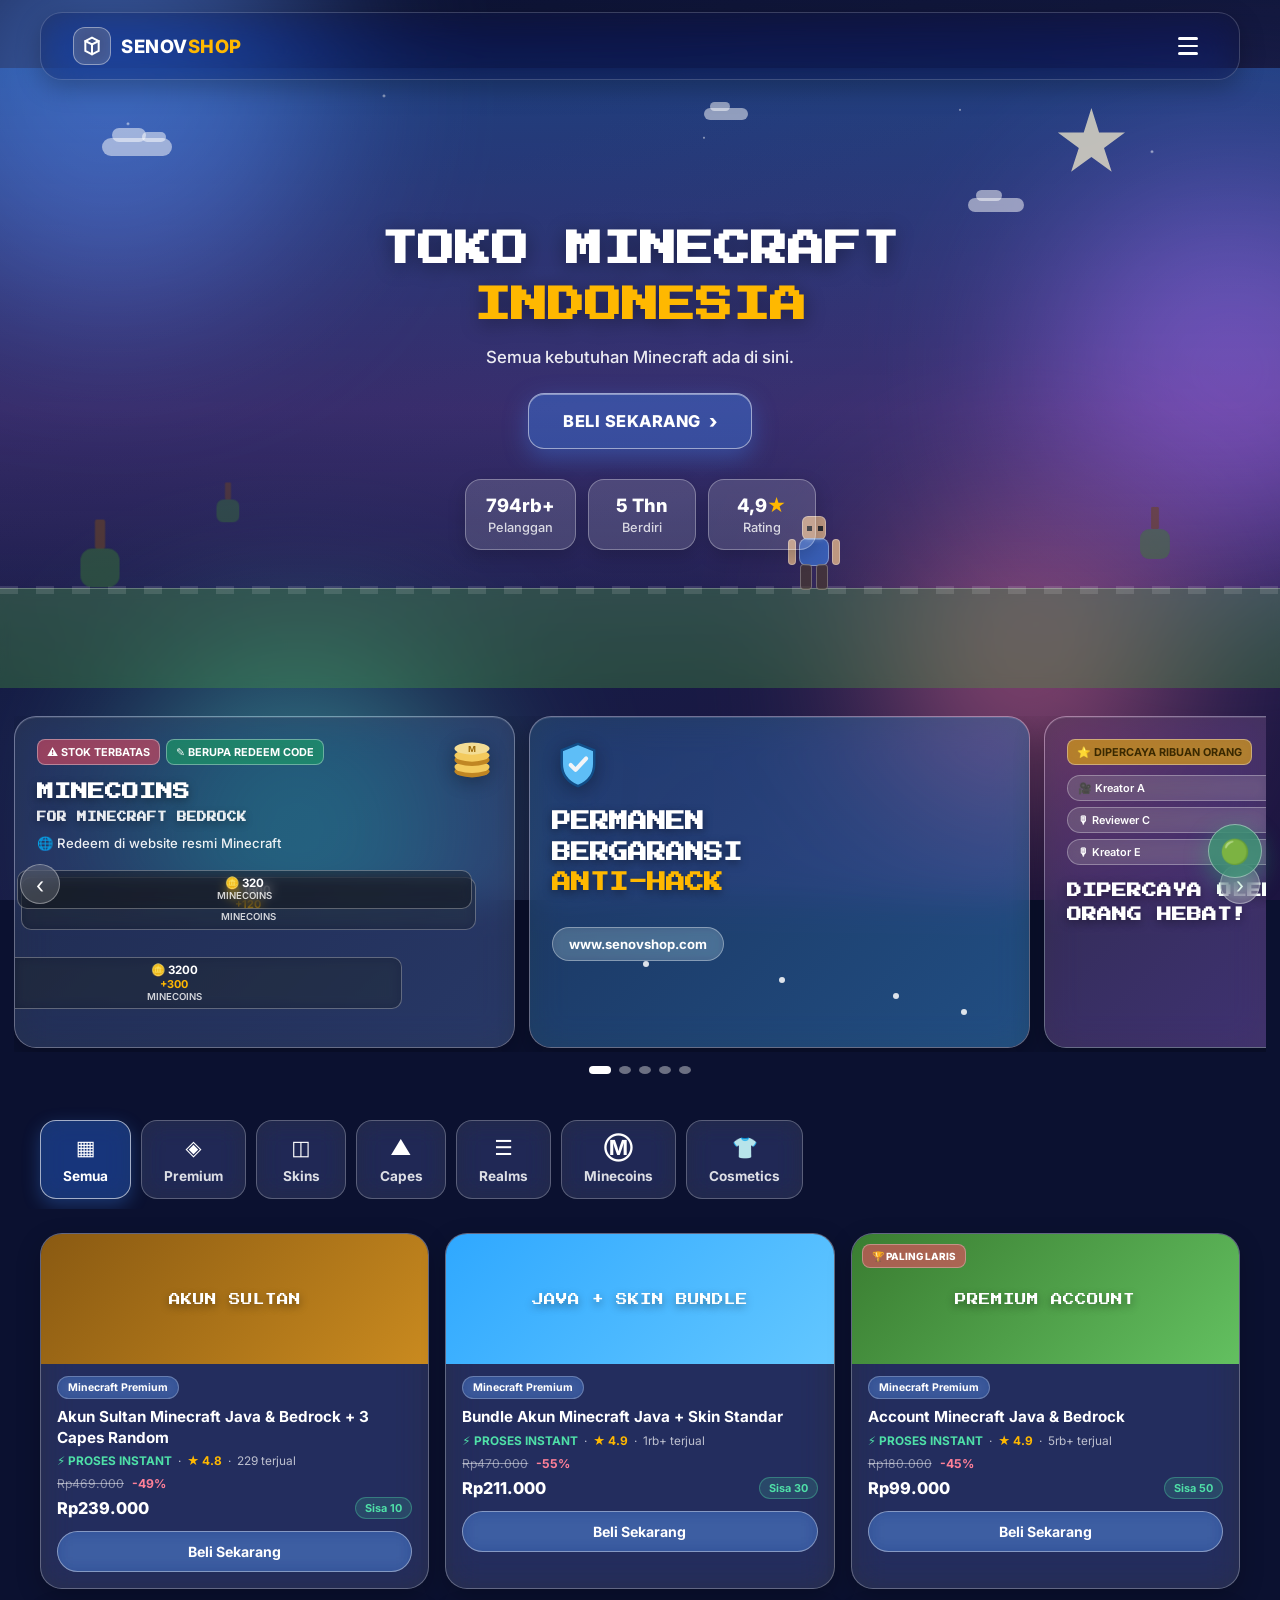
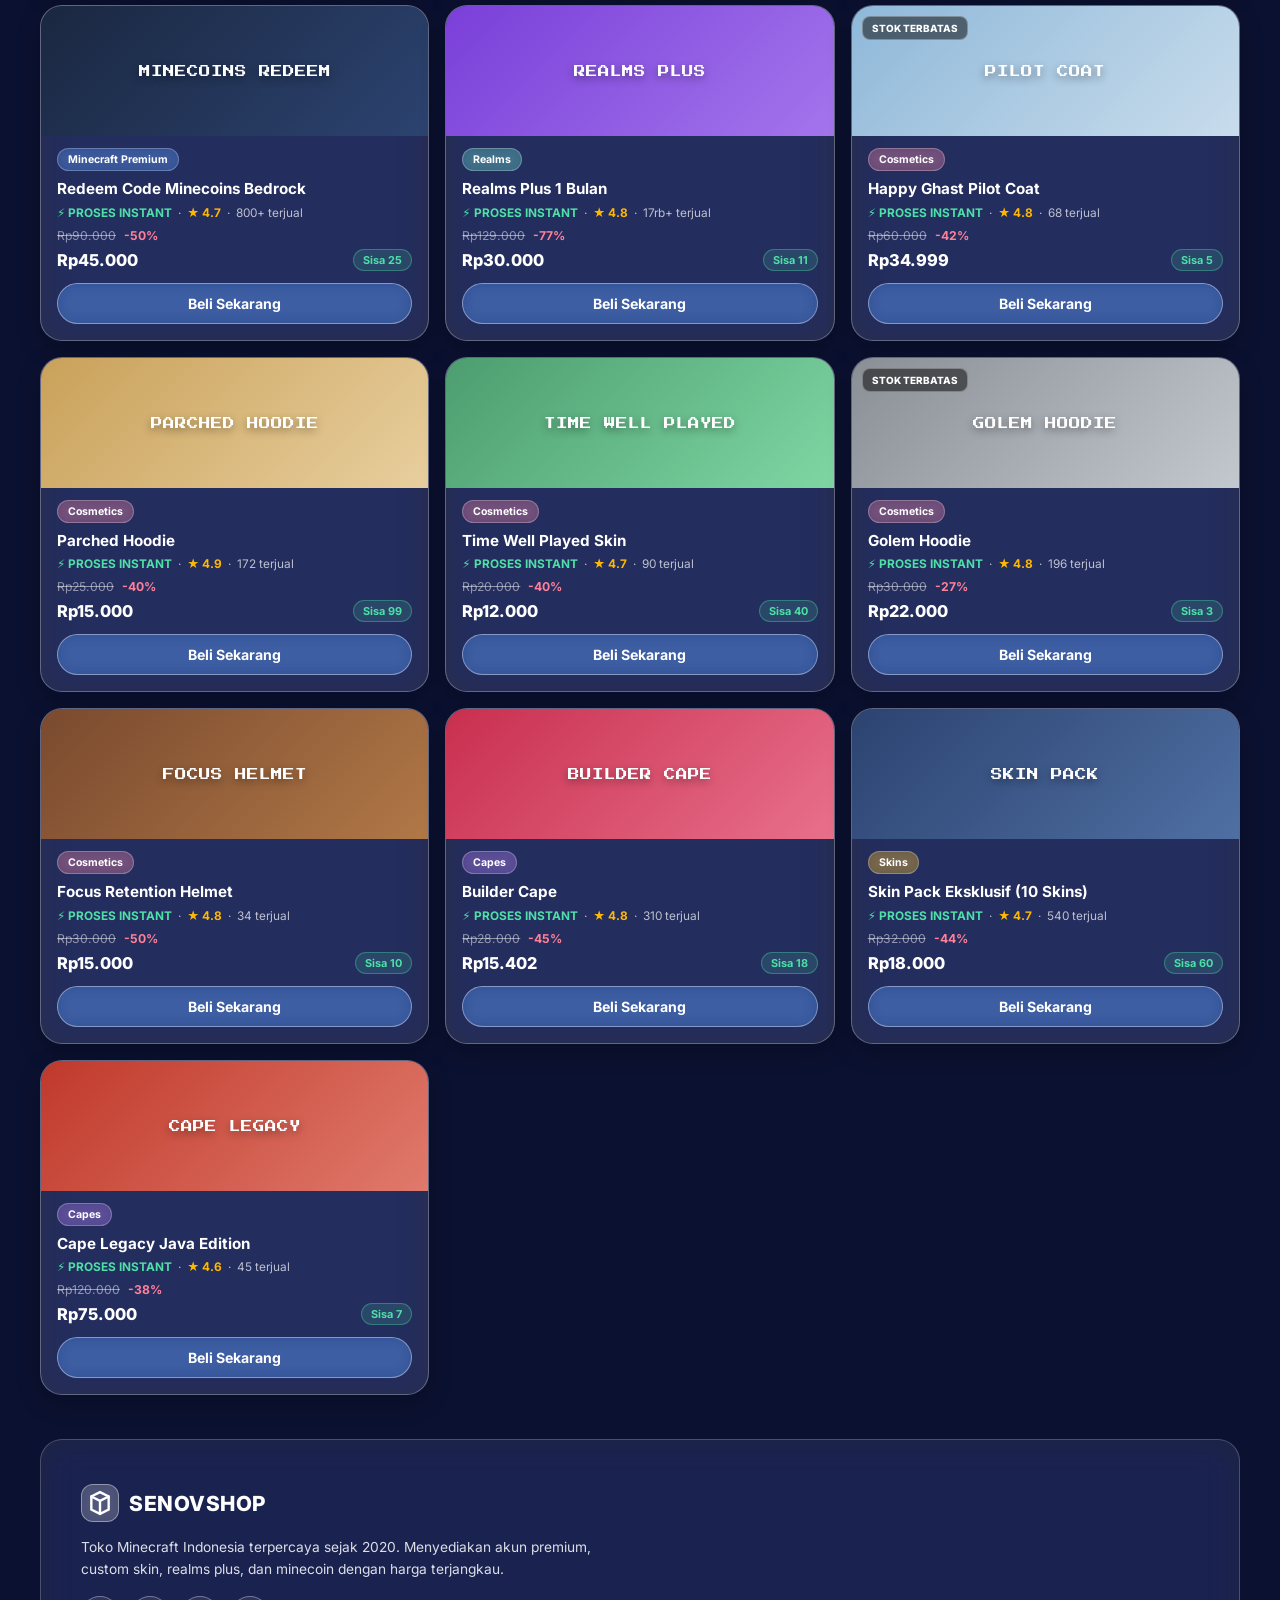
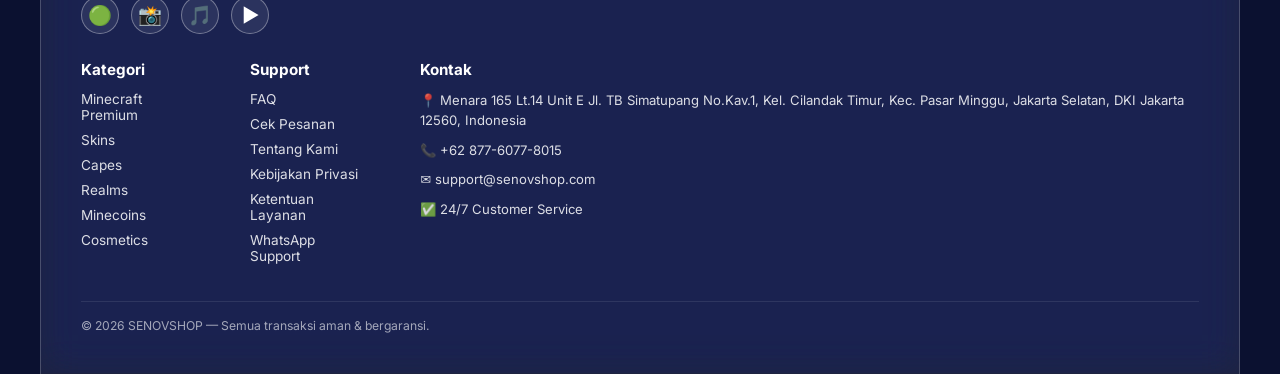
<file: index.html>
<!DOCTYPE html>
<html lang="id">
<head>
<meta charset="UTF-8">
<meta name="viewport" content="width=device-width, initial-scale=1.0">
<title>SENOVSHOP — Toko Minecraft Indonesia</title>
<link rel="preconnect" href="https://fonts.googleapis.com">
<link href="https://fonts.googleapis.com/css2?family=Press+Start+2P&family=Inter:wght@400;500;600;700;800&display=swap" rel="stylesheet">
<link rel="stylesheet" href="style.css">
<link rel="icon" type="image/svg+xml" href="data:image/svg+xml,%3Csvg xmlns='http://www.w3.org/2000/svg' viewBox='0 0 64 64'%3E%3Cdefs%3E%3ClinearGradient id='g' x1='0' y1='0' x2='1' y2='1'%3E%3Cstop offset='0' stop-color='%234fc3ff'/%3E%3Cstop offset='1' stop-color='%231c7fce'/%3E%3C/linearGradient%3E%3C/defs%3E%3Crect width='64' height='64' rx='14' fill='url(%23g)'/%3E%3Cpolygon points='32,10 50,20 50,44 32,54 14,44 14,20' fill='none' stroke='white' stroke-width='4'/%3E%3Cpolygon points='14,20 32,30 50,20' fill='none' stroke='white' stroke-width='4'/%3E%3Cline x1='32' y1='30' x2='32' y2='54' stroke='white' stroke-width='4'/%3E%3C/svg%3E">
</head>
<body class="skeleton-active">
<div class="bg-blobs" aria-hidden="true">
  <span class="blob blob1"></span>
  <span class="blob blob2"></span>
  <span class="blob blob3"></span>
  <span class="blob blob4"></span>
</div>

<!-- ===== HEADER ===== -->
<header class="site-header" id="siteHeader">
  <a href="#" class="logo" data-nav="home">
    <span class="logo-badge">
      <svg viewBox="0 0 24 24" width="20" height="20" fill="none" stroke="currentColor" stroke-width="2.4" stroke-linecap="round">
        <path d="M12 2 L20 6 V18 L12 22 L4 18 V6 Z"/>
        <path d="M4 6 L12 10 L20 6"/>
        <path d="M12 10 V22"/>
      </svg>
    </span>
    <span class="logo-text">SENOV<span class="accent">SHOP</span></span>
  </a>

  <button class="menu-toggle" id="menuToggle" aria-label="Buka menu" aria-expanded="false">
    <span></span><span></span><span></span>
  </button>

  <div class="nav-backdrop" id="navBackdrop"></div>
  <nav class="dropdown-nav" id="dropdownNav">
    <a href="#" class="nav-item active" data-nav="home">Beranda</a>
    <a href="#" class="nav-item" data-nav="pesanan">Cek Pesanan</a>
    <a href="#" class="nav-item" data-nav="bantuan">Bantuan</a>
    <a href="https://wa.me/6282122246350?text=Halo%20Admin%20Senovbuy%2C%20saya%20ingin%20menjual%20akun%20Minecraft%20Java%20%26%20Bedrock%20saya."
       class="nav-cta" target="_blank" rel="noopener">Jual Akun</a>
  </nav>
</header>

<!-- ======================================================= -->
<!-- ===================== VIEW: HOME ======================= -->
<!-- ======================================================= -->
<main id="viewHome" class="view">

  <!-- ===== HERO ===== -->
  <section class="hero">
    <div class="hero-terrain skeleton-block" aria-hidden="true">
      <div class="hero-stars"></div>
      <div class="hero-sun"></div>
      <div class="cloud c1"></div>
      <div class="cloud c2"></div>
      <div class="cloud c3"></div>
      <div class="tree t1"><span class="trunk"></span><span class="leaves"></span></div>
      <div class="tree t2"><span class="trunk"></span><span class="leaves"></span></div>
      <div class="tree t3"><span class="trunk"></span><span class="leaves"></span></div>
      <div class="voxel-hero-char">
        <span class="vc-head"></span>
        <span class="vc-body"></span>
        <span class="vc-arm vc-arm-l"></span>
        <span class="vc-arm vc-arm-r"></span>
        <span class="vc-leg vc-leg-l"></span>
        <span class="vc-leg vc-leg-r"></span>
      </div>
      <div class="ground"></div>
      <div class="blocky-strip"></div>
    </div>

    <div class="hero-content">
      <h1 class="hero-title">TOKO MINECRAFT<br><span class="accent-line">INDONESIA</span></h1>
      <p class="hero-sub">Semua kebutuhan Minecraft ada di sini.</p>
      <a href="#produk" class="btn-primary">BELI SEKARANG <span class="chev">›</span></a>

      <div class="stats-row">
        <div class="stat-card"><span class="stat-num">794rb+</span><span class="stat-label">Pelanggan</span></div>
        <div class="stat-card"><span class="stat-num">5 Thn</span><span class="stat-label">Berdiri</span></div>
        <div class="stat-card"><span class="stat-num">4,9<span class="star">★</span></span><span class="stat-label">Rating</span></div>
      </div>
    </div>
  </section>

  <!-- ===== BANNER CAROUSEL ===== -->
  <section class="carousel-section">
    <div class="carousel" id="carousel">
      <div class="carousel-track" id="carouselTrack">

        <article class="banner banner-coins skeleton-block">
          <div class="banner-art banner-art-coin" aria-hidden="true"></div>
          <div class="banner-badges">
            <span class="pill pill-warn">⚠ STOK TERBATAS</span>
            <span class="pill pill-info">✎ BERUPA REDEEM CODE</span>
          </div>
          <h2 class="banner-title">MINECOINS<br><small>FOR MINECRAFT BEDROCK</small></h2>
          <p class="banner-desc">🌐 Redeem di website resmi Minecraft</p>
          <div class="coin-chip chip1">🪙 1600 <b>+120</b><small>MINECOINS</small></div>
          <div class="coin-chip chip2">🪙 320<small>MINECOINS</small></div>
          <div class="coin-chip chip3">🪙 3200 <b>+300</b><small>MINECOINS</small></div>
        </article>

        <article class="banner banner-frost skeleton-block">
          <div class="banner-art banner-art-shield" aria-hidden="true"></div>
          <h2 class="banner-title banner-title-lg">PERMANEN<br>BERGARANSI<br><span class="accent-amber">ANTI-HACK</span></h2>
          <span class="btn-mini">www.senovshop.com</span>
          <div class="snow s1"></div><div class="snow s2"></div><div class="snow s3"></div><div class="snow s4"></div>
        </article>

        <article class="banner banner-trust skeleton-block">
          <div class="banner-art banner-art-people" aria-hidden="true"></div>
          <span class="pill pill-gold">⭐ DIPERCAYA RIBUAN ORANG</span>
          <div class="trust-grid">
            <span class="trust-pill">🎥 Kreator A</span>
            <span class="trust-pill">🎥 Kreator B</span>
            <span class="trust-pill">🎙 Reviewer C</span>
            <span class="trust-pill">🎥 Kreator D</span>
            <span class="trust-pill">🎙 Kreator E</span>
            <span class="trust-pill">🎥 Reviewer F</span>
          </div>
          <h2 class="banner-title banner-title-sm">DIPERCAYA OLEH<br>ORANG HEBAT!</h2>
        </article>

        <article class="banner banner-brand skeleton-block">
          <div class="banner-art banner-art-gem" aria-hidden="true"></div>
          <div class="brand-figures">
            <span class="fig f1"></span><span class="fig f2"></span><span class="fig f3"></span><span class="fig f4"></span>
          </div>
          <h2 class="banner-title banner-title-brand">SENOVSHOP</h2>
          <span class="btn-mini">www.senovshop.com</span>
        </article>

        <article class="banner banner-bundle skeleton-block">
          <div class="banner-art banner-art-gift" aria-hidden="true"></div>
          <span class="pill pill-gold">🎁 BISA DAPET CAPE LANGKA!</span>
          <h2 class="banner-title banner-title-sm">3+ CAPES RANDOM<br><span class="accent-amber">AKUN SULTAN</span></h2>
          <div class="mystery-row">
            <span class="mystery-box mb1">?</span>
            <span class="mystery-box mb2">?</span>
            <span class="mystery-box mb3">?</span>
          </div>
        </article>

      </div>
      <button class="carousel-arrow prev" id="prevArrow" aria-label="Sebelumnya">‹</button>
      <button class="carousel-arrow next" id="nextArrow" aria-label="Berikutnya">›</button>
    </div>
    <div class="carousel-dots" id="carouselDots"></div>
  </section>

  <!-- ===== KATEGORI ===== -->
  <section class="categories" id="kategori">
    <button class="cat-btn active" data-cat="semua"><span class="cat-icon">▦</span>Semua</button>
    <button class="cat-btn" data-cat="premium"><span class="cat-icon">◈</span>Premium</button>
    <button class="cat-btn" data-cat="skins"><span class="cat-icon">◫</span>Skins</button>
    <button class="cat-btn" data-cat="capes"><span class="cat-icon">▲</span>Capes</button>
    <button class="cat-btn" data-cat="realms"><span class="cat-icon">☰</span>Realms</button>
    <button class="cat-btn" data-cat="minecoins"><span class="cat-icon">Ⓜ</span>Minecoins</button>
    <button class="cat-btn" data-cat="cosmetics"><span class="cat-icon">👕</span>Cosmetics</button>
  </section>

  <!-- ===== PRODUK ===== -->
  <section class="products" id="produk"></section>

  <!-- ===== FOOTER ===== -->
  <footer class="site-footer">
    <div class="footer-brand">
      <span class="logo-badge">
        <svg viewBox="0 0 24 24" width="26" height="26" fill="none" stroke="currentColor" stroke-width="2.2" stroke-linecap="round">
          <path d="M12 2 L20 6 V18 L12 22 L4 18 V6 Z"/><path d="M4 6 L12 10 L20 6"/><path d="M12 10 V22"/>
        </svg>
      </span>
      <span class="footer-logo-text">SENOVSHOP</span>
    </div>
    <p class="footer-desc">Toko Minecraft Indonesia terpercaya sejak 2020. Menyediakan akun premium, custom skin, realms plus, dan minecoin dengan harga terjangkau.</p>
    <div class="footer-social">
      <a href="#" aria-label="WhatsApp">🟢</a>
      <a href="#" aria-label="Instagram">📸</a>
      <a href="#" aria-label="TikTok">🎵</a>
      <a href="#" aria-label="YouTube">▶️</a>
    </div>

    <div class="footer-cols">
      <div class="footer-col">
        <h4>Kategori</h4>
        <a href="#">Minecraft Premium</a>
        <a href="#">Skins</a>
        <a href="#">Capes</a>
        <a href="#">Realms</a>
        <a href="#">Minecoins</a>
        <a href="#">Cosmetics</a>
      </div>
      <div class="footer-col">
        <h4>Support</h4>
        <a href="#">FAQ</a>
        <a href="#" data-nav="pesanan">Cek Pesanan</a>
        <a href="#">Tentang Kami</a>
        <a href="#">Kebijakan Privasi</a>
        <a href="#">Ketentuan Layanan</a>
        <a href="#">WhatsApp Support</a>
      </div>
      <div class="footer-col">
        <h4>Kontak</h4>
        <p>📍 Menara 165 Lt.14 Unit E Jl. TB Simatupang No.Kav.1, Kel. Cilandak Timur, Kec. Pasar Minggu, Jakarta Selatan, DKI Jakarta 12560, Indonesia</p>
        <p>📞 +62 877-6077-8015</p>
        <p>✉️ support@senovshop.com</p>
        <p>✅ 24/7 Customer Service</p>
      </div>
    </div>
    <p class="footer-copy">© 2026 SENOVSHOP — Semua transaksi aman &amp; bergaransi.</p>
  </footer>

</main>

<!-- ======================================================= -->
<!-- =================== VIEW: CEK PESANAN =================== -->
<!-- ======================================================= -->
<main id="viewPesanan" class="view view-hidden">
  <section class="mini-hero">
    <div class="mini-hero-bg"></div>
    <h1>Cek Status Pesanan</h1>
    <p>Masukkan Order ID untuk melihat status dan detail pembayaran pesanan Anda.</p>
  </section>
  <section class="pesanan-card-wrap">
    <div class="pesanan-card">
      <div class="pesanan-card-head">Cari Pesanan</div>
      <div class="pesanan-card-body">
        <input type="text" placeholder="Contoh: SENOV-TT6TQM">
        <button class="btn-search">Cari Pesanan</button>
      </div>
    </div>
  </section>
</main>

<!-- ======================================================= -->
<!-- ===================== VIEW: BANTUAN ===================== -->
<!-- ======================================================= -->
<main id="viewBantuan" class="view view-hidden">
  <section class="mini-hero mini-hero-alt">
    <div class="mini-hero-bg"></div>
    <h1>Ajukan Komplain</h1>
    <p>Isi form di bawah, tim kami akan membantu menindaklanjuti kendalamu.</p>
  </section>
  <section class="form-wrap">
    <label class="form-label">Nomor WhatsApp</label>
    <input type="text" placeholder="081234567890">

    <label class="form-label">Nama Produk *</label>
    <select><option>-- Pilih produk --</option></select>

    <label class="form-label">Alasan Komplain *</label>
    <select disabled><option>-- Pilih produk dulu --</option></select>

    <label class="form-label">Deskripsi Komplain (opsional)</label>
    <textarea maxlength="2000" placeholder="Jelaskan keluhan Anda dengan detail..." id="complaintText"></textarea>
    <span class="char-count"><span id="charCount">0</span>/2000</span>

    <label class="form-label">Bukti Pembelian (opsional)</label>
    <div class="dropzone">
      <span class="dropzone-icon">⬆</span>
      <strong>Klik untuk pilih file</strong>
      <small>JPG, PNG, WEBP, atau PDF • Maks 5MB</small>
    </div>

    <button class="btn-submit">Kirim Komplain</button>
  </section>
</main>

<!-- ===== FLOATING ELEMENTS ===== -->
<a href="https://wa.me/6282122246350" target="_blank" rel="noopener" class="floating-wa" aria-label="Tanya Admin via WhatsApp">🟢</a>

<div class="toast" id="purchaseToast">
  <span class="toast-icon">🛍️</span>
  <span class="toast-text"><strong id="toastName">Jo Stecu</strong> baru saja membeli <strong id="toastItem">Builder Cape</strong> senilai <strong id="toastPrice">Rp 15.402</strong></span>
  <button class="toast-close" id="toastClose" aria-label="Tutup">✕</button>
</div>

<script src="icons.js"></script>
<script src="script.js"></script>
</body>
</html>
</file>
<file: style.css>
/* ============ TOKENS ============ */
:root{
  --bg-deep: #0b1130;
  --blob-a: #5b8def;
  --blob-b: #a86bf0;
  --blob-c: #4fd6c8;
  --blob-d: #f0729a;
  --glass-bg: rgba(255,255,255,0.14);
  --glass-bg-strong: rgba(255,255,255,0.22);
  --glass-border: rgba(255,255,255,0.35);
  --glass-blur: blur(18px) saturate(180%);
  --ink: #17203a;
  --ink-soft: #4c5a72;
  --amber: #ffb800;
  --amber-dark: #c98a1f;
  --blue: #3f8cff;
  --blue-dark: #2a63c9;
  --green-wa: #23c16b;
  --red: #ef4a63;
  --radius-lg: 22px;
  --radius-md: 16px;
  --radius-sm: 10px;
  --font-display: "Press Start 2P", monospace;
  --font-body: "Inter", system-ui, sans-serif;
}

*{ box-sizing: border-box; }
html{ scroll-behavior: smooth; }
body{
  margin:0;
  font-family: var(--font-body);
  background: var(--bg-deep);
  color: var(--ink);
  -webkit-tap-highlight-color: transparent;
  min-height: 100vh;
  position: relative;
}
a{ text-decoration:none; color:inherit; }
button{ font-family: inherit; cursor:pointer; border:none; background:none; }
img{ max-width:100%; display:block; }
.view-hidden{ display:none; }

/* ============ BACKGROUND BLOBS ============ */
.bg-blobs{ position: fixed; inset:0; z-index:-1; overflow:hidden; background: linear-gradient(160deg,#0b1130,#161c46 55%,#1c1440); }
.blob{ position:absolute; border-radius:50%; filter: blur(90px); opacity:0.55; animation: blob-float 16s ease-in-out infinite; }
.blob1{ width:420px; height:420px; background: var(--blob-a); top:-120px; left:-100px; }
.blob2{ width:380px; height:380px; background: var(--blob-b); top:20%; right:-140px; animation-delay:-4s; }
.blob3{ width:340px; height:340px; background: var(--blob-c); bottom:-100px; left:10%; animation-delay:-9s; }
.blob4{ width:300px; height:300px; background: var(--blob-d); bottom:10%; right:8%; animation-delay:-13s; }
@keyframes blob-float{ 0%,100%{ transform: translate(0,0) scale(1); } 50%{ transform: translate(30px,-20px) scale(1.08); } }

/* ============ GLASS BASE ============ */
.glass{
  background: var(--glass-bg);
  backdrop-filter: var(--glass-blur);
  -webkit-backdrop-filter: var(--glass-blur);
  border: 1px solid var(--glass-border);
  box-shadow: 0 8px 32px rgba(0,0,0,0.25), inset 0 1px 0 rgba(255,255,255,0.25);
}

/* ============ SKELETON LOADING ============ */
@keyframes shimmer{ 0%{ background-position: -300px 0; } 100%{ background-position: 300px 0; } }
body.skeleton-active .skeleton-block{ background: linear-gradient(90deg, rgba(255,255,255,0.10) 25%, rgba(255,255,255,0.22) 37%, rgba(255,255,255,0.10) 63%); background-size: 600px 100%; animation: shimmer 1.4s ease-in-out infinite; color: transparent !important; }
body.skeleton-active .hero-terrain > *{ opacity:0; }
body.skeleton-active .hero-content > *{ opacity:0; transition:none; }
body.skeleton-active .banner *{ opacity:0; }
body.skeleton-active .product-card{ background: linear-gradient(90deg, rgba(255,255,255,0.14) 25%, rgba(255,255,255,0.28) 37%, rgba(255,255,255,0.14) 63%); background-size: 600px 100%; animation: shimmer 1.4s ease-in-out infinite; }
body.skeleton-active .product-card *{ visibility:hidden; }
.hero-content > *, .banner *{ transition: opacity .45s ease; }

/* ============ HEADER ============ */
.site-header{
  position: sticky; top: 12px; z-index: 60;
  display:flex; align-items:center; justify-content:space-between;
  margin: 0 12px 0;
  padding: 12px 18px;
  border-radius: var(--radius-lg);
  background: rgba(20,24,50,0.35);
  backdrop-filter: blur(20px) saturate(180%);
  -webkit-backdrop-filter: blur(20px) saturate(180%);
  border: 1px solid rgba(255,255,255,0.18);
  box-shadow: 0 8px 24px rgba(0,0,0,0.25);
  transition: background .3s ease, box-shadow .3s ease, top .3s ease;
}
.site-header.scrolled{ background: rgba(14,18,42,0.6); box-shadow: 0 10px 30px rgba(0,0,0,0.35); }
.logo{ display:flex; align-items:center; gap:10px; }
.logo-badge{ width: 38px; height: 38px; border-radius: 12px; background: rgba(255,255,255,0.18); backdrop-filter: blur(8px); border: 1px solid rgba(255,255,255,0.4); display:flex; align-items:center; justify-content:center; color:#fff; flex-shrink:0; }
.logo-text{ color:#fff; font-weight: 800; font-size: 1.15rem; letter-spacing: 0.5px; }
.logo-text .accent{ color: var(--amber); }

.menu-toggle{ width: 38px; height: 38px; display:flex; flex-direction:column; align-items:center; justify-content:center; gap:5px; z-index: 62; }
.menu-toggle span{ width: 20px; height: 2.5px; background:#fff; border-radius: 2px; transition: transform .25s ease, opacity .25s ease; }
.menu-toggle.open span:nth-child(1){ transform: translateY(7.5px) rotate(45deg); }
.menu-toggle.open span:nth-child(2){ opacity:0; }
.menu-toggle.open span:nth-child(3){ transform: translateY(-7.5px) rotate(-45deg); }

.nav-backdrop{ position: fixed; inset:0; background: rgba(6,8,20,0.45); backdrop-filter: blur(2px); opacity:0; pointer-events:none; transition: opacity .25s ease; z-index: 55; }
.nav-backdrop.open{ opacity:1; pointer-events:auto; }

.dropdown-nav{
  position:absolute; top: 100%; left: 12px; right: 12px; margin-top: 10px;
  background: rgba(24,28,58,0.55);
  backdrop-filter: blur(22px) saturate(180%);
  -webkit-backdrop-filter: blur(22px) saturate(180%);
  border: 1px solid rgba(255,255,255,0.22);
  border-radius: var(--radius-md);
  padding: 6px;
  display:flex; flex-direction:column;
  transform-origin: top center;
  transform: scaleY(0.85) translateY(-6px);
  opacity:0; pointer-events:none;
  transition: transform .2s ease, opacity .2s ease;
  z-index: 61;
  box-shadow: 0 12px 32px rgba(0,0,0,0.35);
}
.dropdown-nav.open{ opacity:1; transform: scaleY(1) translateY(0); pointer-events:auto; }
.nav-item{ color:#f0f2ff; padding: 15px 16px; border-radius: var(--radius-sm); font-weight:600; font-size: 0.98rem; transition: background .15s ease; }
.nav-item.active{ background: rgba(255,255,255,0.14); }
.nav-item:hover{ background: rgba(255,255,255,0.08); }
.nav-cta{ margin-top: 6px; text-align:center; background: rgba(63,140,255,0.35); border: 1px solid rgba(255,255,255,0.4); color:#fff; font-weight:800; padding: 15px; border-radius: var(--radius-sm); backdrop-filter: blur(6px); }

/* ============ HERO ============ */
.hero{ position:relative; overflow:hidden; padding: 56px 20px 40px; min-height: 560px; display:flex; align-items:center; justify-content:center; }
.hero-terrain{ position:absolute; inset:0; background: linear-gradient(180deg, rgba(63,140,255,0.35) 0%, rgba(168,107,240,0.25) 55%, transparent 100%); z-index:0; }
.hero-stars{ position:absolute; inset:0 0 55% 0; background-image: radial-gradient(2px 2px at 10% 20%, #fff, transparent), radial-gradient(2px 2px at 30% 10%, #fff, transparent), radial-gradient(1.5px 1.5px at 55% 25%, #fff, transparent), radial-gradient(1.5px 1.5px at 75% 15%, #fff, transparent), radial-gradient(2px 2px at 90% 30%, #fff, transparent); opacity: 0.7; }
.hero-sun{ position:absolute; top: 40px; right: 12%; width: 70px; height:70px; background: rgba(255,246,208,0.7); backdrop-filter: blur(2px); box-shadow: 0 0 50px 14px rgba(255,246,208,0.35); clip-path: polygon(50% 0%, 61% 35%, 98% 35%, 68% 57%, 79% 91%, 50% 70%, 21% 91%, 32% 57%, 2% 35%, 39% 35%); animation: spin-slow 30s linear infinite; }
@keyframes spin-slow{ to{ transform: rotate(360deg); } }
.cloud{ position:absolute; background: rgba(255,255,255,0.5); backdrop-filter: blur(4px); border-radius: 20px; animation: drift 18s ease-in-out infinite; }
.cloud::before, .cloud::after{ content:""; position:absolute; background: rgba(255,255,255,0.5); border-radius: 20px; }
@keyframes drift{ 0%,100%{ transform: translateX(0); } 50%{ transform: translateX(14px); } }
.c1{ width:70px; height:18px; top:70px; left:8%; }
.c1::before{ width:34px; height:14px; top:-10px; left:10px; }
.c1::after{ width:24px; height:10px; top:-6px; left:40px; }
.c2{ width:56px; height:14px; top:130px; right:20%; animation-delay: -6s; }
.c2::before{ width:26px; height:11px; top:-8px; left:8px; }
.c3{ width:44px; height:12px; top:40px; left:55%; animation-delay: -12s; }
.c3::before{ width:20px; height:9px; top:-6px; left:6px; }

.tree{ position:absolute; bottom: 96px; z-index:1; opacity:0.85; }
.tree .trunk{ display:block; width:12px; height:34px; background: rgba(107,68,35,0.7); margin:0 auto; border-radius:2px; }
.tree .leaves{ display:block; width:46px; height:46px; background: rgba(58,125,49,0.55); backdrop-filter: blur(2px); border-radius: 14px; margin-bottom: -6px; }
.t1{ left:6%; bottom:100px; transform: scale(0.85); }
.t2{ right:8%; bottom:120px; transform: scale(0.65); }
.t3{ left:16%; bottom:150px; transform: scale(0.5); opacity:0.7; }

.voxel-hero-char{ position:absolute; left: 62%; bottom: 96px; width: 40px; height: 76px; z-index:1; animation: char-bob 2.4s ease-in-out infinite; transform-origin: bottom center; opacity:0.9; }
@keyframes char-bob{ 0%,100%{ transform: translateY(0); } 50%{ transform: translateY(-3px); } }
.voxel-hero-char .vc-head{ position:absolute; top:0; left:8px; width:24px; height:24px; background: rgba(232,185,138,0.85); border:1px solid rgba(255,255,255,0.4); border-radius:6px; }
.voxel-hero-char .vc-head::after{ content:""; position:absolute; top:9px; left:4px; width:5px; height:5px; background:#2b2b2b; box-shadow: 11px 0 0 #2b2b2b; }
.voxel-hero-char .vc-body{ position:absolute; top:22px; left:5px; width:30px; height:28px; background: rgba(63,140,255,0.6); border:1px solid rgba(255,255,255,0.4); border-radius:8px; backdrop-filter: blur(2px); }
.voxel-hero-char .vc-arm{ position:absolute; top:23px; width:8px; height:26px; background: rgba(232,185,138,0.85); border:1px solid rgba(255,255,255,0.35); border-radius:4px; }
.voxel-hero-char .vc-arm-l{ left:-6px; } .voxel-hero-char .vc-arm-r{ right:-6px; }
.voxel-hero-char .vc-leg{ position:absolute; top:48px; width:12px; height:26px; background: rgba(74,58,47,0.75); border:1px solid rgba(255,255,255,0.3); border-radius:4px; }
.voxel-hero-char .vc-leg-l{ left:6px; } .voxel-hero-char .vc-leg-r{ right:6px; }
@media (max-width:640px){ .voxel-hero-char{ left: 72%; transform: scale(0.85); } }

.ground{ position:absolute; left:0; right:0; bottom:0; height: 100px; background: rgba(75,157,63,0.35); backdrop-filter: blur(6px); border-top: 1px solid rgba(255,255,255,0.25); }
.blocky-strip{ position:absolute; left:0; right:0; bottom: 94px; height:8px; background-image: repeating-linear-gradient(90deg, rgba(255,255,255,0.12) 0 18px, transparent 18px 36px); }

.hero-content{ position:relative; z-index:2; text-align:center; max-width: 640px; animation: rise-in .6s ease both; }
@keyframes rise-in{ from{ opacity:0; transform: translateY(14px);} to{ opacity:1; transform:translateY(0);} }
.hero-title{ font-family: var(--font-display); color:#fff; font-size: clamp(1.5rem, 6vw, 2.3rem); line-height: 1.5; margin: 0 0 14px; text-shadow: 0 4px 20px rgba(0,0,0,0.4); }
.hero-title .accent-line{ color: var(--amber); }
.hero-sub{ color: rgba(255,255,255,0.9); font-size: 1.05rem; font-weight: 500; margin: 0 0 26px; }
.btn-primary{
  display:inline-flex; align-items:center; gap:8px;
  background: rgba(63,140,255,0.35);
  backdrop-filter: blur(10px);
  border: 1px solid rgba(255,255,255,0.5);
  color:#fff; font-weight:800; font-size: 1.02rem; letter-spacing: 0.5px;
  padding: 15px 34px; border-radius: var(--radius-md);
  box-shadow: 0 8px 24px rgba(63,140,255,0.35), inset 0 1px 0 rgba(255,255,255,0.4);
  transition: transform .15s ease, box-shadow .15s ease;
}
.btn-primary:active{ transform: translateY(2px) scale(0.98); }
.btn-primary .chev{ font-size: 1.2rem; }

.stats-row{ display:flex; gap: 12px; justify-content:center; margin-top: 30px; flex-wrap: wrap; }
.stat-card{ background: rgba(255,255,255,0.14); backdrop-filter: blur(14px) saturate(160%); border: 1px solid rgba(255,255,255,0.3); border-radius: var(--radius-md); padding: 14px 20px; min-width: 108px; display:flex; flex-direction:column; gap:4px; box-shadow: 0 6px 18px rgba(0,0,0,0.18); }
.stat-num{ color:#fff; font-weight:800; font-size: 1.15rem; }
.stat-label{ color: rgba(255,255,255,0.8); font-size: 0.8rem; font-weight:500; }
.star{ color: var(--amber); }

/* ============ CAROUSEL ============ */
.carousel-section{ padding: 28px 0 20px; }
.carousel{ position:relative; overflow:hidden; padding: 0 14px; }
.carousel-track{ display:flex; gap: 14px; overflow-x: auto; scroll-snap-type: x mandatory; -webkit-overflow-scrolling: touch; scrollbar-width: none; cursor: grab; padding-bottom: 4px; }
.carousel-track.dragging{ cursor: grabbing; scroll-snap-type: none; }
.carousel-track::-webkit-scrollbar{ display:none; }

.banner{
  position:relative; flex: 0 0 88%; scroll-snap-align: center; min-height: 230px;
  border-radius: var(--radius-lg); padding: 22px; overflow:hidden;
  display:flex; flex-direction:column; gap:10px; color:#fff;
  background: rgba(255,255,255,0.12);
  backdrop-filter: blur(18px) saturate(180%);
  -webkit-backdrop-filter: blur(18px) saturate(180%);
  border: 1px solid rgba(255,255,255,0.3);
  box-shadow: 0 10px 30px rgba(0,0,0,0.3), inset 0 1px 0 rgba(255,255,255,0.25);
  user-select:none;
}
@media(min-width:600px){ .banner{ flex-basis: 60%; } }
@media(min-width:900px){ .banner{ flex-basis: 40%; } }

.banner-coins::before{ content:""; position:absolute; inset:0; background: linear-gradient(135deg, rgba(26,39,64,0.5), rgba(44,67,112,0.5)); z-index:-1; }
.banner-frost::before{ content:""; position:absolute; inset:0; background: linear-gradient(135deg, rgba(18,58,94,0.5), rgba(31,111,168,0.5)); z-index:-1; }
.banner-trust::before{ content:""; position:absolute; inset:0; background: linear-gradient(135deg, rgba(58,39,64,0.5), rgba(107,63,168,0.5)); z-index:-1; }
.banner-brand::before{ content:""; position:absolute; inset:0; background: linear-gradient(135deg, rgba(47,168,255,0.4), rgba(99,199,255,0.4)); z-index:-1; }
.banner-bundle::before{ content:""; position:absolute; inset:0; background: linear-gradient(135deg, rgba(138,90,18,0.5), rgba(201,138,31,0.5)); z-index:-1; }
.banner-frost{ align-items:flex-start; justify-content:center; }
.banner-brand{ align-items:center; text-align:center; justify-content:center; }

.banner-badges{ display:flex; flex-wrap:wrap; gap:6px; }
.pill{ display:inline-flex; align-items:center; gap:4px; font-size: 0.68rem; font-weight:700; padding: 5px 9px; border-radius: 8px; width: fit-content; backdrop-filter: blur(6px); border: 1px solid rgba(255,255,255,0.35); }
.pill-warn{ background: rgba(239,74,99,0.55); color:#fff; }
.pill-info{ background: rgba(18,183,106,0.5); color:#fff; }
.pill-gold{ background: rgba(255,184,0,0.55); color:#3a2900; }

.banner-title{ font-family: var(--font-display); font-size: 1.05rem; line-height: 1.6; margin: 4px 0 0; text-shadow: 0 3px 10px rgba(0,0,0,0.4); }
.banner-title small{ font-size: 0.6rem; display:block; margin-top:4px; opacity:0.9; }
.banner-title-lg{ font-size: 1.2rem; }
.banner-title-sm{ font-size: 0.92rem; }
.banner-title-brand{ font-size: 1.5rem; color: #fff; }
.accent-amber{ color: var(--amber); }
.banner-desc{ font-size: 0.82rem; opacity: 0.92; margin:0; font-weight:500; }

.coin-chip{ position:absolute; background: rgba(0,0,0,0.3); backdrop-filter: blur(6px); border: 1px solid rgba(255,255,255,0.3); border-radius: 10px; padding: 6px 10px; font-size: 0.72rem; font-weight:700; display:flex; flex-direction:column; align-items:center; line-height:1.2; }
.coin-chip b{ color: var(--amber); font-size: 0.68rem; }
.coin-chip small{ font-weight:600; opacity:0.8; font-size: 0.6rem; }
.chip1{ top: 16px; right: 16px; } .chip2{ bottom: 54px; right: 20px; } .chip3{ bottom: 16px; right: 90px; }

.frost-shield{ font-size: 2.2rem; }
.snow{ position:absolute; width:6px; height:6px; background: rgba(255,255,255,0.85); border-radius:50%; animation: fall 6s linear infinite; }
.s1{ left:20%; top:-10px; } .s2{ left:50%; top:-10px; animation-delay:-2s; } .s3{ left:75%; top:-10px; animation-delay:-4s; } .s4{ left:90%; top:-10px; animation-delay:-1s; }
@keyframes fall{ to{ transform: translateY(260px); opacity:0; } }

.trust-grid{ display:grid; grid-template-columns: repeat(2,1fr); gap:6px; }
.trust-pill{ background: rgba(255,255,255,0.12); backdrop-filter: blur(6px); border:1px solid rgba(255,255,255,0.3); border-radius: 999px; padding: 5px 10px; font-size: 0.68rem; font-weight:600; }

.brand-figures{ display:flex; gap:8px; height: 70px; align-items:flex-end; }
.fig{ width: 22px; border-radius: 8px 8px 0 0; background: rgba(255,255,255,0.35); backdrop-filter: blur(4px); }
.f1{ height: 50px; } .f2{ height: 66px; } .f3{ height: 44px; } .f4{ height: 58px; }

.mystery-row{ display:flex; gap:10px; margin-top:auto; }
.mystery-box{ width:44px; height:44px; border-radius:12px; display:flex; align-items:center; justify-content:center; font-weight:800; font-size:1.2rem; color:#fff; backdrop-filter: blur(6px); border: 1px solid rgba(255,255,255,0.35); }
.mb1{ background: rgba(47,111,217,0.5); } .mb2{ background: rgba(217,122,31,0.5); } .mb3{ background: rgba(122,63,217,0.5); }

.btn-mini{ align-self:flex-start; margin-top:auto; background: rgba(255,255,255,0.16); backdrop-filter: blur(6px); border: 1px solid rgba(255,255,255,0.35); padding: 8px 16px; border-radius: 999px; font-weight:700; font-size: 0.82rem; }

.banner-art{ position:absolute; top:14px; right:14px; width:56px; height:56px; opacity:0.95; z-index:0; filter: drop-shadow(0 4px 10px rgba(0,0,0,0.35)); }
.banner-art svg{ width:100%; height:100%; }
.banner > *:not(.banner-art){ position:relative; z-index:1; }
.banner-frost .banner-art-shield{ position:static; width:52px; height:52px; margin-bottom:2px; }

.carousel-arrow{ position:absolute; top:50%; transform: translateY(-50%); width: 40px; height:40px; border-radius:50%; background: rgba(255,255,255,0.16); backdrop-filter: blur(10px); border: 1px solid rgba(255,255,255,0.35); color:#fff; font-size: 1.4rem; display:flex; align-items:center; justify-content:center; z-index:3; }
.carousel-arrow.prev{ left: 20px; } .carousel-arrow.next{ right: 20px; }
@media (max-width:640px){ .carousel-arrow{ display:none; } }

.carousel-dots{ display:flex; justify-content:center; gap:8px; margin-top: 14px; }
.dot{ width: 8px; height:8px; border-radius:50%; background: rgba(255,255,255,0.4); transition: all .2s ease; }
.dot.active{ background:#fff; width: 22px; border-radius: 5px; }

/* ============ CATEGORIES ============ */
.categories{ display:flex; gap: 10px; overflow-x:auto; padding: 22px 16px 6px; scrollbar-width:none; }
.categories::-webkit-scrollbar{ display:none; }
.cat-btn{
  flex: 0 0 auto; display:flex; flex-direction:column; align-items:center; gap:8px;
  background: rgba(255,255,255,0.1); backdrop-filter: blur(12px) saturate(160%);
  border: 1px solid rgba(255,255,255,0.25); border-radius: var(--radius-md);
  padding: 14px 22px; font-weight:700; font-size: 0.85rem; color: rgba(255,255,255,0.85);
  min-width: 90px; transition: border-color .15s ease, background .15s ease, transform .15s ease;
}
.cat-btn:active{ transform: scale(0.96); }
.cat-icon{ font-size: 1.3rem; color: #fff; }
.cat-btn.active{ background: rgba(63,140,255,0.3); border-color: rgba(255,255,255,0.6); color: #fff; box-shadow: 0 6px 18px rgba(63,140,255,0.3); }

/* ============ PRODUCTS ============ */
.products{ display:grid; grid-template-columns: repeat(auto-fill, minmax(230px, 1fr)); gap: 16px; padding: 16px; min-height: 200px; }
.products.filtering .product-card{ opacity: 0.35; transform: scale(0.98); pointer-events:none; }
.product-card{
  background: rgba(255,255,255,0.12); backdrop-filter: blur(16px) saturate(180%); -webkit-backdrop-filter: blur(16px) saturate(180%);
  border: 1px solid rgba(255,255,255,0.28); border-radius: var(--radius-lg); overflow:hidden;
  box-shadow: 0 8px 24px rgba(0,0,0,0.22), inset 0 1px 0 rgba(255,255,255,0.2);
  display:flex; flex-direction:column; transition: transform .2s ease, opacity .2s ease, box-shadow .2s ease;
  animation: card-in .35s ease both;
}
.product-card:hover{ transform: translateY(-4px); box-shadow: 0 14px 30px rgba(0,0,0,0.3); }
@keyframes card-in{ from{ opacity:0; transform: translateY(10px);} to{ opacity:1; transform:translateY(0);} }

.product-thumb{ position:relative; height: 130px; display:flex; align-items:center; justify-content:center; padding: 10px; text-align:center; background: rgba(255,255,255,0.08); }
.thumb-label{ font-family: var(--font-display); font-size: 0.72rem; line-height:1.6; color:#fff; text-shadow: 0 3px 8px rgba(0,0,0,0.4); }

.badge-laris, .badge-limited{ position:absolute; top:10px; left:10px; font-size: 0.62rem; font-weight:800; padding: 5px 9px; border-radius:8px; color:#fff; z-index:2; backdrop-filter: blur(6px); border: 1px solid rgba(255,255,255,0.3); }
.badge-laris{ background: rgba(239,74,99,0.6); }
.badge-limited{ background:rgba(0,0,0,0.5); }

.cat-pill{ align-self:flex-start; font-size: 0.66rem; font-weight:700; padding: 4px 10px; border-radius: 999px; margin: 12px 16px 0; backdrop-filter: blur(6px); border: 1px solid rgba(255,255,255,0.25); color:#fff; }
.cat-pill.premium{ background: rgba(63,140,255,0.3); }
.cat-pill.skins{ background: rgba(255,184,0,0.3); }
.cat-pill.capes{ background: rgba(168,107,240,0.3); }
.cat-pill.realms{ background: rgba(79,214,200,0.3); }
.cat-pill.minecoins{ background: rgba(240,114,37,0.3); }
.cat-pill.cosmetics{ background: rgba(240,114,154,0.3); }

.product-body{ padding: 8px 16px 16px; display:flex; flex-direction:column; gap:6px; flex:1; }
.product-body h3{ margin:0; font-size: 0.95rem; color: #fff; line-height:1.35; }
.product-meta{ display:flex; align-items:center; gap:6px; font-size: 0.74rem; color: rgba(255,255,255,0.7); flex-wrap:wrap; }
.product-meta .proses{ color:#4fe0a8; font-weight:700; }
.product-meta .rating{ color: var(--amber); font-weight:700; }
.price-row{ display:flex; align-items:center; gap:8px; margin-top:2px; }
.price-old{ text-decoration: line-through; color:rgba(255,255,255,0.5); font-size: 0.76rem; }
.price-discount{ color: #ff8098; font-weight:700; font-size: 0.76rem; }
.price-now-row{ display:flex; align-items:center; justify-content:space-between; }
.price-now{ font-weight:800; color: #fff; font-size: 1.02rem; }
.stock-pill{ font-size: 0.68rem; font-weight:700; color:#4fe0a8; background: rgba(79,224,168,0.15); border:1px solid rgba(79,224,168,0.35); padding:3px 9px; border-radius:999px; }
.btn-beli{
  margin-top: 6px; background: rgba(63,140,255,0.35); backdrop-filter: blur(8px);
  border: 1px solid rgba(255,255,255,0.4); color:#fff; font-weight:700; font-size:0.88rem;
  padding: 11px; border-radius: 999px; text-align:center; transition: transform .12s ease;
}
.btn-beli:active{ transform: scale(0.97); }

/* ============ FOOTER ============ */
.site-footer{
  margin: 20px 12px 0; padding: 36px 24px 24px; border-radius: var(--radius-lg) var(--radius-lg) 0 0;
  background: rgba(255,255,255,0.08); backdrop-filter: blur(18px) saturate(160%);
  border: 1px solid rgba(255,255,255,0.2); border-bottom:none;
  color:#fff;
}
.footer-brand{ display:flex; align-items:center; gap:10px; margin-bottom: 14px; }
.footer-logo-text{ font-weight:800; font-size:1.3rem; letter-spacing:0.5px; }
.footer-desc{ font-size:0.86rem; line-height:1.6; opacity:0.85; max-width: 520px; margin: 0 0 16px; }
.footer-social{ display:flex; gap:12px; margin-bottom: 26px; font-size:1.2rem; }
.footer-social a{ width:38px; height:38px; border:1px solid rgba(255,255,255,0.35); background: rgba(255,255,255,0.08); border-radius:50%; display:flex; align-items:center; justify-content:center; }
.footer-cols{ display:flex; flex-direction:column; gap: 22px; }
@media(min-width:700px){ .footer-cols{ flex-direction:row; gap: 60px; } }
.footer-col h4{ margin:0 0 12px; font-size:0.95rem; }
.footer-col a{ display:block; font-size:0.85rem; opacity:0.85; margin-bottom:9px; }
.footer-col p{ font-size:0.82rem; opacity:0.85; margin: 0 0 10px; line-height:1.5; }
.footer-copy{ margin-top: 28px; font-size: 0.76rem; opacity:0.6; border-top:1px solid rgba(255,255,255,0.15); padding-top:16px; }

/* ============ MINI HERO (Pesanan / Bantuan) ============ */
.mini-hero{ position:relative; overflow:hidden; padding: 48px 20px 40px; text-align:center; color:#fff; }
.mini-hero-bg{ position:absolute; inset:0; background: linear-gradient(135deg, rgba(63,140,255,0.25), rgba(168,107,240,0.25)); z-index:-1; }
.mini-hero h1{ font-size: 1.6rem; margin: 0 0 10px; text-shadow: 0 3px 10px rgba(0,0,0,0.3); }
.mini-hero p{ font-size:0.9rem; opacity:0.85; max-width: 460px; margin: 0 auto; }

.pesanan-card-wrap{ padding: 0 20px 50px; margin-top:-10px; }
.pesanan-card{
  max-width: 520px; margin: 0 auto; border-radius: var(--radius-lg); overflow:hidden;
  background: rgba(255,255,255,0.12); backdrop-filter: blur(18px) saturate(180%);
  border: 1px solid rgba(255,255,255,0.3); box-shadow: 0 12px 30px rgba(0,0,0,0.25);
}
.pesanan-card-head{ background: rgba(63,140,255,0.35); color:#fff; font-weight:700; padding: 16px 20px; border-bottom: 1px solid rgba(255,255,255,0.2); }
.pesanan-card-body{ padding: 20px; display:flex; flex-direction:column; gap:14px; }
.pesanan-card-body input{ padding: 14px 16px; border: 1px solid rgba(255,255,255,0.3); border-radius: var(--radius-sm); font-size: 0.92rem; background: rgba(255,255,255,0.08); color:#fff; }
.pesanan-card-body input::placeholder{ color: rgba(255,255,255,0.5); }
.btn-search{ background: rgba(63,140,255,0.4); border: 1px solid rgba(255,255,255,0.35); color:#fff; font-weight:700; padding: 14px; border-radius: var(--radius-sm); }

.form-wrap{ max-width: 560px; margin: -10px auto 60px; padding: 0 20px; display:flex; flex-direction:column; gap:6px; color:#fff; }
.form-label{ font-weight:700; font-size:0.86rem; margin-top: 14px; }
.form-wrap input, .form-wrap select, .form-wrap textarea{
  padding: 13px 15px; border: 1px solid rgba(255,255,255,0.3); border-radius: var(--radius-sm);
  font-size:0.9rem; font-family: inherit; width:100%; background: rgba(255,255,255,0.08); color:#fff;
}
.form-wrap input::placeholder, .form-wrap textarea::placeholder{ color: rgba(255,255,255,0.5); }
.form-wrap select option{ color:#000; }
.form-wrap textarea{ min-height: 110px; resize:vertical; }
.char-count{ align-self:flex-end; font-size: 0.74rem; color: rgba(255,255,255,0.6); }
.dropzone{
  border: 2px dashed rgba(255,255,255,0.35); border-radius: var(--radius-md); padding: 28px 16px;
  text-align:center; color: rgba(255,255,255,0.7); display:flex; flex-direction:column; align-items:center; gap:4px;
  cursor:pointer; transition: border-color .15s ease, background .15s ease; background: rgba(255,255,255,0.05);
}
.dropzone:hover{ border-color: rgba(255,255,255,0.6); background: rgba(255,255,255,0.1); }
.dropzone-icon{ font-size:1.5rem; }
.btn-submit{ margin-top: 22px; background: rgba(63,140,255,0.4); border: 1px solid rgba(255,255,255,0.4); color:#fff; font-weight:800; padding: 15px; border-radius: var(--radius-md); }

/* ============ FLOATING WA + TOAST ============ */
.floating-wa{
  position: fixed; bottom: 22px; right: 18px; width: 54px; height:54px; border-radius:50%;
  background: rgba(35,193,107,0.5); backdrop-filter: blur(10px); border: 1px solid rgba(255,255,255,0.4);
  display:flex; align-items:center; justify-content:center; font-size: 1.5rem;
  box-shadow: 0 8px 24px rgba(35,193,107,0.4); z-index: 40; animation: pulse-wa 2.4s ease-in-out infinite;
}
@keyframes pulse-wa{ 0%,100%{ box-shadow: 0 8px 20px rgba(35,193,107,0.4);} 50%{ box-shadow: 0 8px 30px rgba(35,193,107,0.7);} }

.toast{
  position: fixed; left: 16px; bottom: 22px; max-width: 340px; border-radius: var(--radius-md);
  background: rgba(24,28,58,0.55); backdrop-filter: blur(20px) saturate(180%);
  border: 1px solid rgba(255,255,255,0.25);
  box-shadow: 0 14px 34px rgba(0,0,0,0.35);
  padding: 14px 16px; display:flex; align-items:flex-start; gap:10px; z-index: 39;
  transform: translateY(140%); opacity:0; transition: transform .4s cubic-bezier(.2,.8,.2,1), opacity .4s ease;
  color:#fff;
}
.toast.show{ transform: translateY(0); opacity:1; }
.toast-icon{ font-size:1.3rem; background: rgba(79,224,168,0.2); border:1px solid rgba(79,224,168,0.4); width:36px; height:36px; border-radius:50%; display:flex; align-items:center; justify-content:center; flex-shrink:0; }
.toast-text{ font-size: 0.82rem; line-height:1.4; }
.toast-close{ margin-left:auto; color:rgba(255,255,255,0.6); font-size:0.9rem; flex-shrink:0; }
@media(max-width:420px){ .toast{ right:16px; max-width:none; } }

/* ============ RESPONSIVE ============ */
@media (min-width:900px){
  .hero{ min-height: 620px; }
  .products{ grid-template-columns: repeat(3, 1fr); padding: 24px 40px; }
  .categories{ padding: 26px 40px 10px; }
  .site-header{ margin: 0 40px; padding: 14px 32px; }
  .site-footer{ margin: 20px 40px 0; padding: 44px 40px 28px; }
}
</file>
